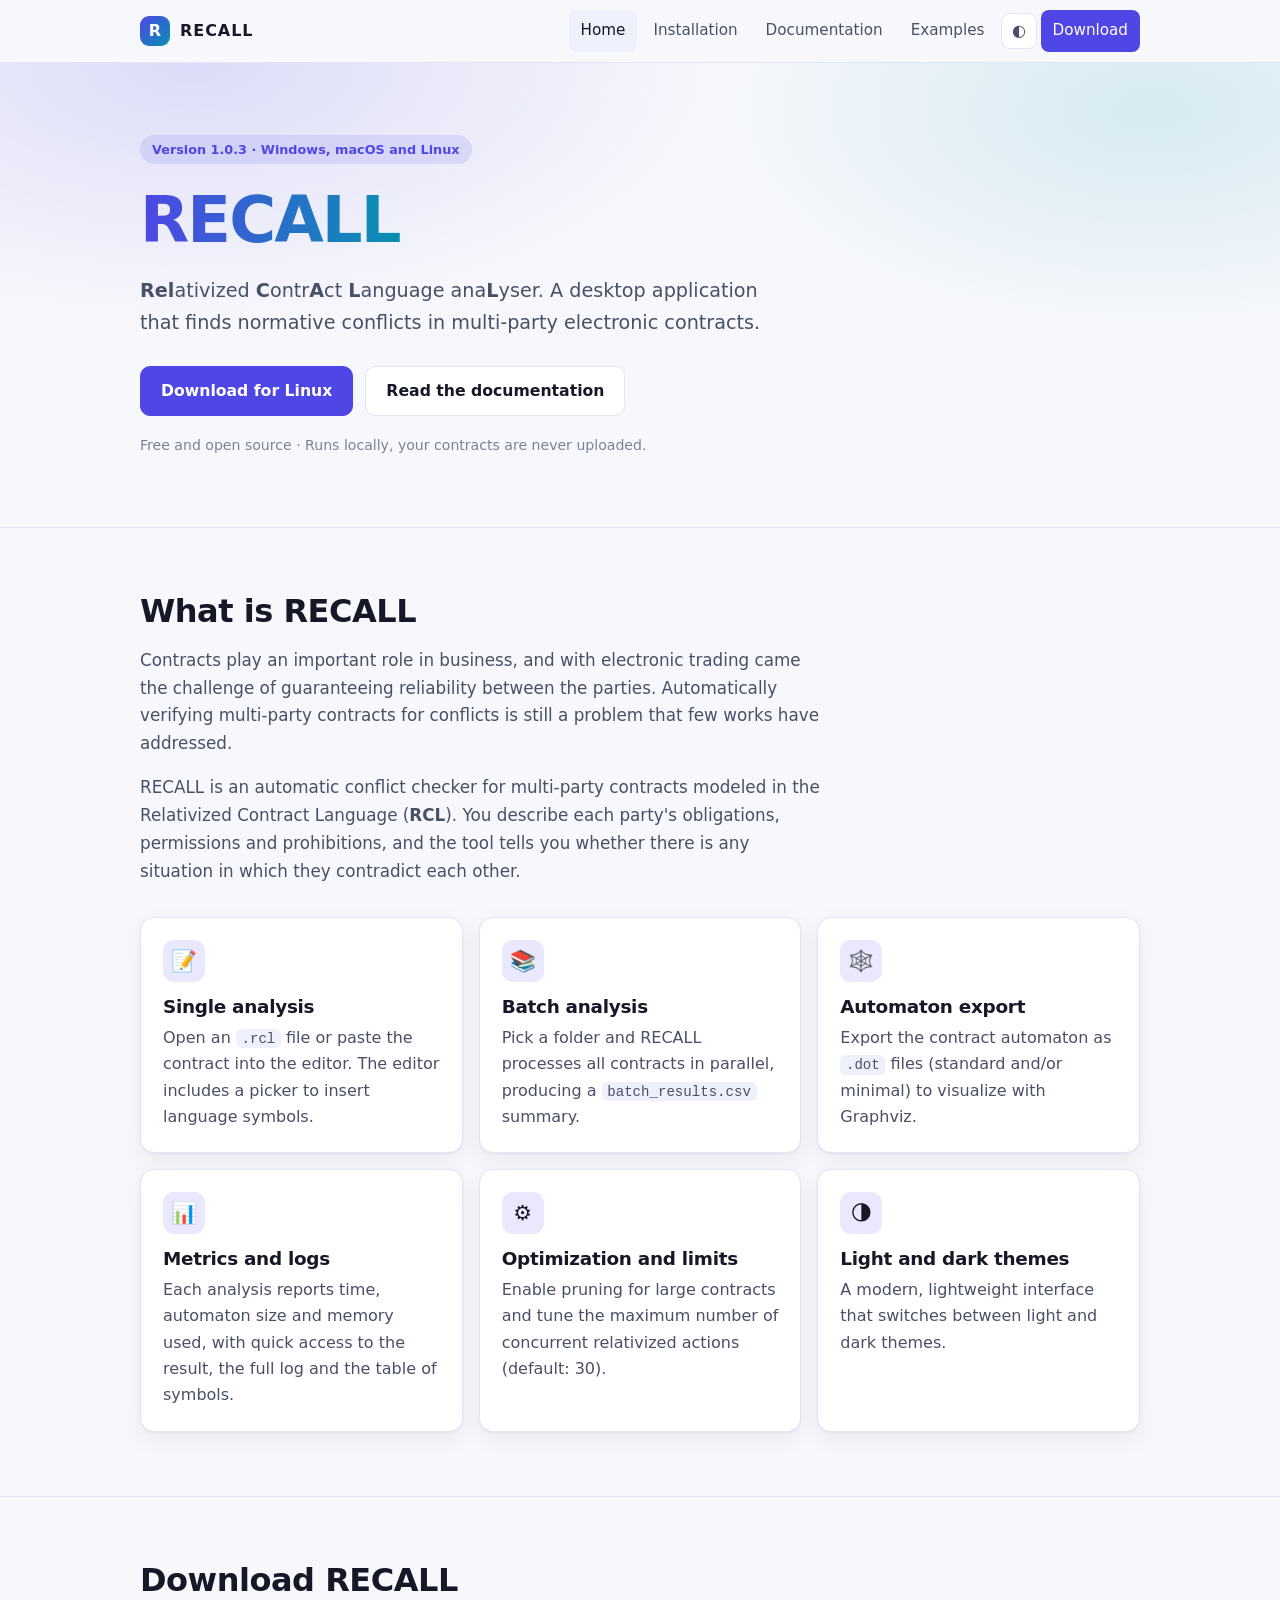
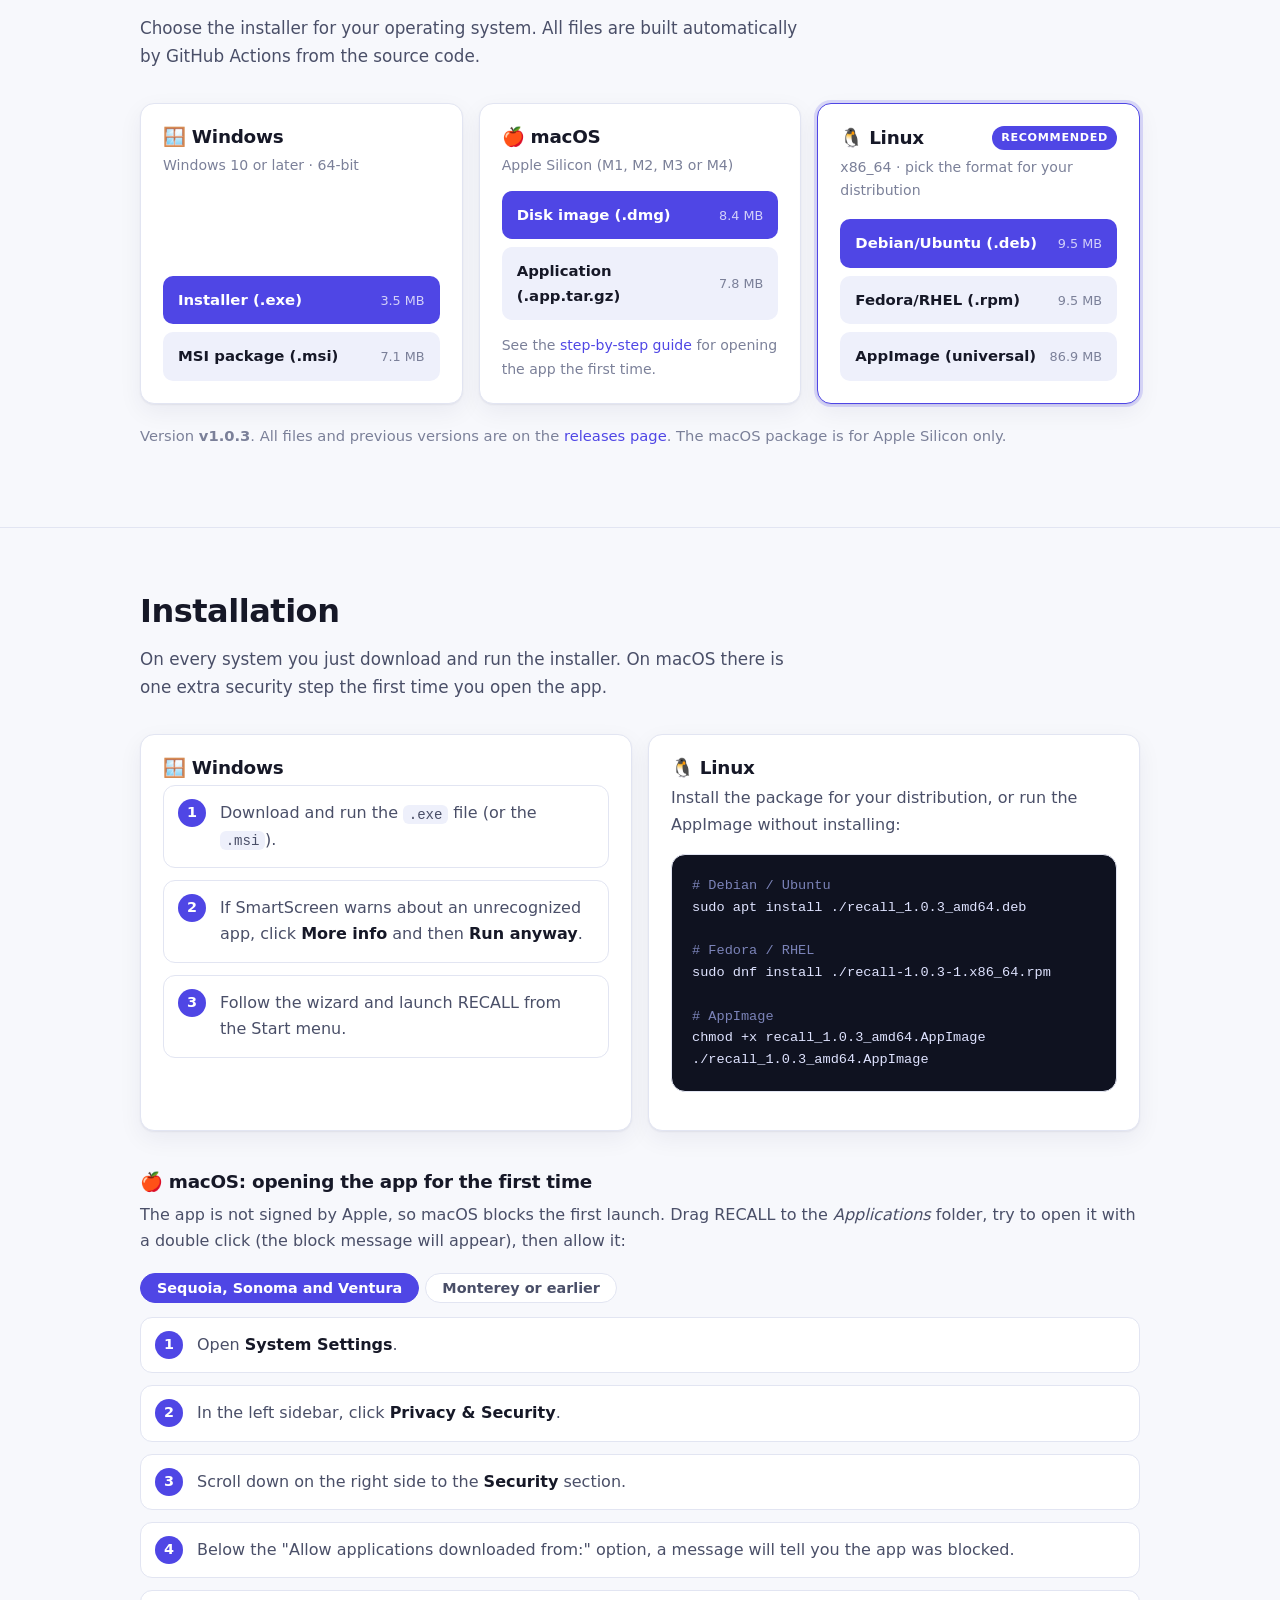
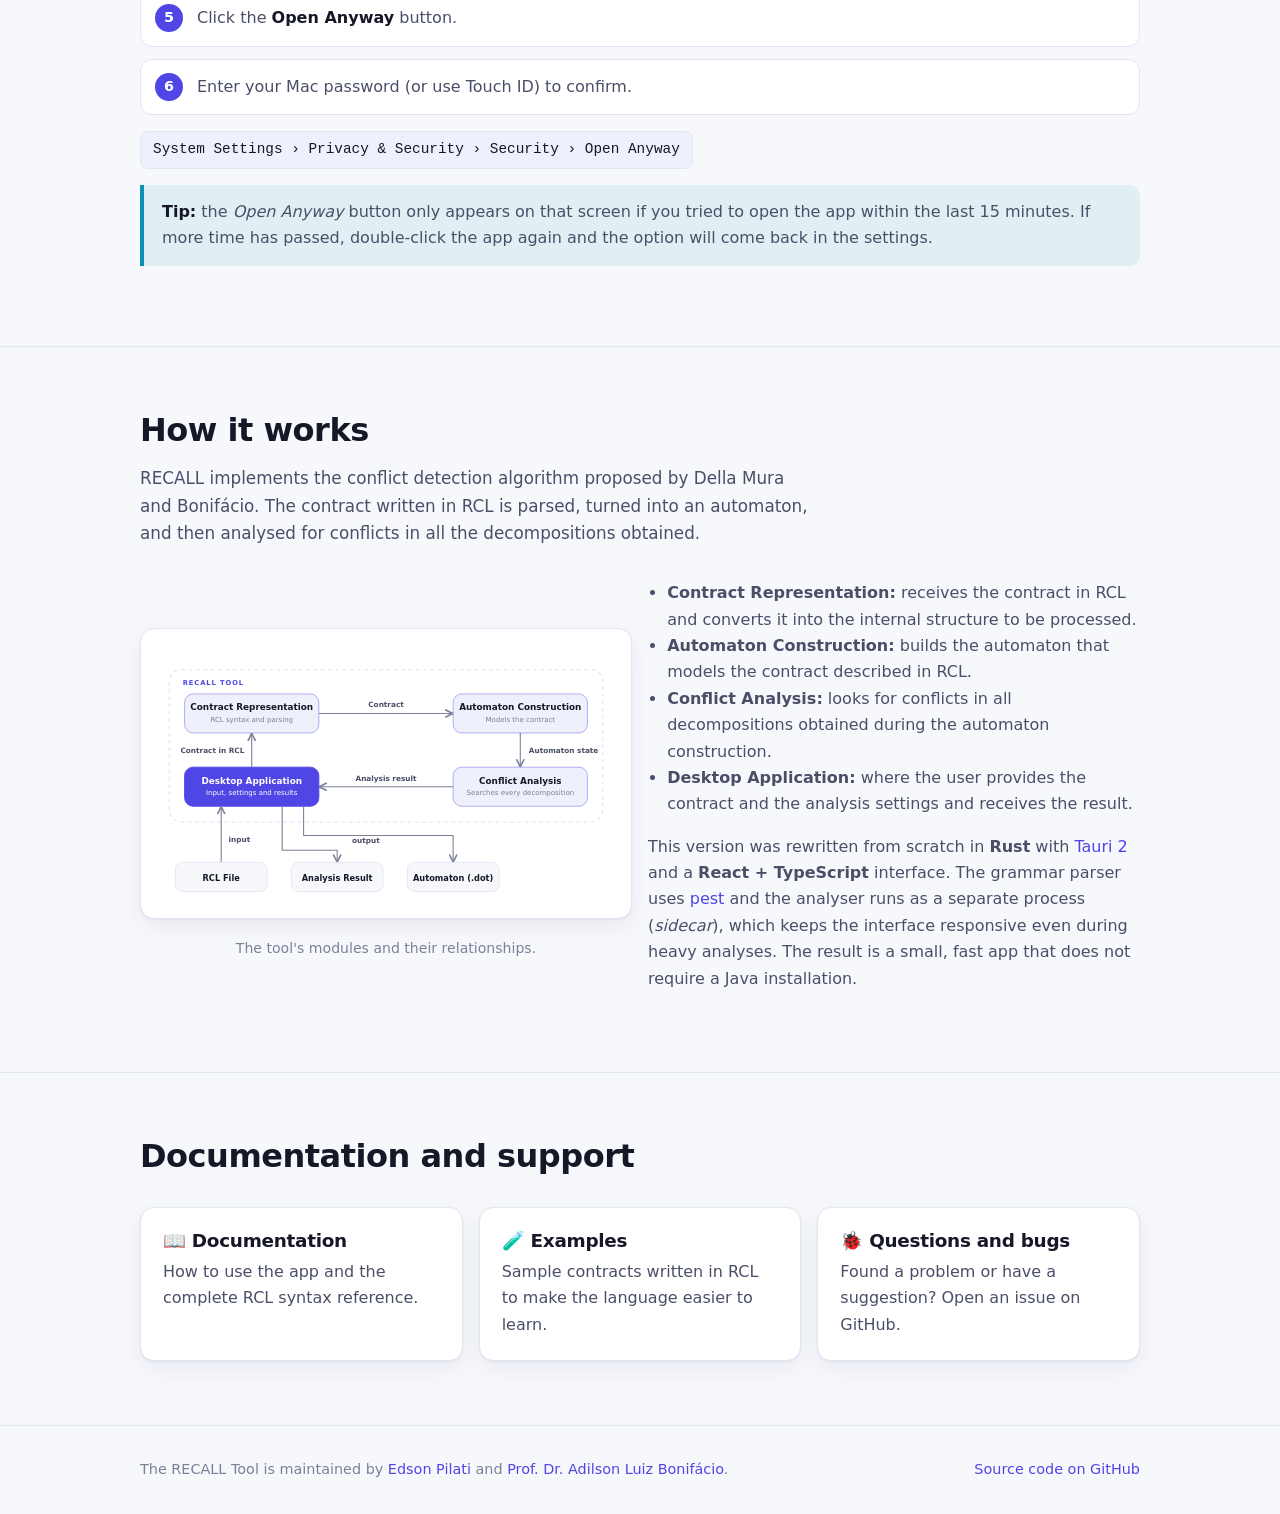
<file: index.html>
<!DOCTYPE html>
<html lang="en">
<head>
  <meta charset="utf-8">
  <meta name="viewport" content="width=device-width, initial-scale=1">
  <meta name="description" content="RECALL: a desktop application that detects conflicts in multi-party electronic contracts written in RCL.">
  <title>RECALL - Contract Language Analyser</title>
  <link rel="stylesheet" href="stylesheets/stylesheet.css">
  <script src="javascripts/main.js" defer></script>
</head>
<body>

  <header class="nav">
    <div class="container">
      <a class="brand" href="index.html"><span class="brand-mark">R</span> RECALL</a>
      <button class="icon-btn menu-btn" aria-label="Open menu" aria-expanded="false">☰</button>
      <nav class="nav-links">
        <a href="index.html" aria-current="page">Home</a>
        <a href="index.html#installation">Installation</a>
        <a href="documentation.html">Documentation</a>
        <a href="examples.html">Examples</a>
        <button class="icon-btn" data-theme-toggle aria-label="Toggle theme">◐</button>
        <a class="nav-cta" href="#download">Download</a>
      </nav>
    </div>
  </header>

  <!-- HERO -->
  <div class="hero">
    <div class="container">
      <span class="eyebrow">Version 1.0.3 · Windows, macOS and Linux</span>
      <h1><span>RECALL</span></h1>
      <p class="lead">
        <strong>Rel</strong>ativized <strong>C</strong>ontr<strong>A</strong>ct <strong>L</strong>anguage ana<strong>L</strong>yser.
        A desktop application that finds normative conflicts in multi-party electronic contracts.
      </p>
      <div class="hero-actions">
        <a id="hero-download" class="btn btn-primary" href="#download">Download RECALL</a>
        <a class="btn" href="documentation.html">Read the documentation</a>
      </div>
      <p class="hero-meta">Free and open source · Runs locally, your contracts are never uploaded.</p>
    </div>
  </div>

  <main>

    <!-- ABOUT -->
    <section id="about">
      <div class="container">
        <div class="section-head">
          <h2>What is RECALL</h2>
          <p>
            Contracts play an important role in business, and with electronic trading came the challenge of
            guaranteeing reliability between the parties. Automatically verifying multi-party contracts for
            conflicts is still a problem that few works have addressed.
          </p>
          <p>
            RECALL is an automatic conflict checker for multi-party contracts modeled in the
            Relativized Contract Language (<strong>RCL</strong>). You describe each party's obligations, permissions
            and prohibitions, and the tool tells you whether there is any situation in which they contradict each other.
          </p>
        </div>

        <div class="grid grid-3">
          <div class="card">
            <div class="emoji">📝</div>
            <h3>Single analysis</h3>
            <p>Open an <code>.rcl</code> file or paste the contract into the editor. The editor includes a picker to insert language symbols.</p>
          </div>
          <div class="card">
            <div class="emoji">📚</div>
            <h3>Batch analysis</h3>
            <p>Pick a folder and RECALL processes all contracts in parallel, producing a <code>batch_results.csv</code> summary.</p>
          </div>
          <div class="card">
            <div class="emoji">🕸️</div>
            <h3>Automaton export</h3>
            <p>Export the contract automaton as <code>.dot</code> files (standard and/or minimal) to visualize with Graphviz.</p>
          </div>
          <div class="card">
            <div class="emoji">📊</div>
            <h3>Metrics and logs</h3>
            <p>Each analysis reports time, automaton size and memory used, with quick access to the result, the full log and the table of symbols.</p>
          </div>
          <div class="card">
            <div class="emoji">⚙️</div>
            <h3>Optimization and limits</h3>
            <p>Enable pruning for large contracts and tune the maximum number of concurrent relativized actions (default: 30).</p>
          </div>
          <div class="card">
            <div class="emoji">🌗</div>
            <h3>Light and dark themes</h3>
            <p>A modern, lightweight interface that switches between light and dark themes.</p>
          </div>
        </div>
      </div>
    </section>

    <!-- DOWNLOAD -->
    <section id="download">
      <div class="container">
        <div class="section-head">
          <h2>Download RECALL</h2>
          <p>Choose the installer for your operating system. All files are built automatically by GitHub Actions from the source code.</p>
        </div>

        <div class="grid grid-3">
          <div class="card os-card" data-os="windows">
            <div class="os-head"><h3>🪟 Windows</h3><span class="badge" hidden>Recommended</span></div>
            <p class="os-sub">Windows 10 or later · 64-bit</p>
            <div class="dl-list">
              <a class="dl primary" href="https://github.com/adilsonbonifacio/recall-tauri/releases/download/v1.0.3/recall_1.0.3_x64-setup.exe">Installer (.exe) <small>3.5 MB</small></a>
              <a class="dl" href="https://github.com/adilsonbonifacio/recall-tauri/releases/download/v1.0.3/recall_1.0.3_x64_en-US.msi">MSI package (.msi) <small>7.1 MB</small></a>
            </div>
          </div>

          <div class="card os-card" data-os="mac">
            <div class="os-head"><h3>🍎 macOS</h3><span class="badge" hidden>Recommended</span></div>
            <p class="os-sub">Apple Silicon (M1, M2, M3 or M4)</p>
            <div class="dl-list">
              <a class="dl primary" href="https://github.com/adilsonbonifacio/recall-tauri/releases/download/v1.0.3/recall_1.0.3_aarch64.dmg">Disk image (.dmg) <small>8.4 MB</small></a>
              <a class="dl" href="https://github.com/adilsonbonifacio/recall-tauri/releases/download/v1.0.3/recall_aarch64.app.tar.gz">Application (.app.tar.gz) <small>7.8 MB</small></a>
            </div>
            <p class="os-sub" style="margin:8px 0 0">See the <a href="#installation">step-by-step guide</a> for opening the app the first time.</p>
          </div>

          <div class="card os-card" data-os="linux">
            <div class="os-head"><h3>🐧 Linux</h3><span class="badge" hidden>Recommended</span></div>
            <p class="os-sub">x86_64 · pick the format for your distribution</p>
            <div class="dl-list">
              <a class="dl primary" href="https://github.com/adilsonbonifacio/recall-tauri/releases/download/v1.0.3/recall_1.0.3_amd64.deb">Debian/Ubuntu (.deb) <small>9.5 MB</small></a>
              <a class="dl" href="https://github.com/adilsonbonifacio/recall-tauri/releases/download/v1.0.3/recall-1.0.3-1.x86_64.rpm">Fedora/RHEL (.rpm) <small>9.5 MB</small></a>
              <a class="dl" href="https://github.com/adilsonbonifacio/recall-tauri/releases/download/v1.0.3/recall_1.0.3_amd64.AppImage">AppImage (universal) <small>86.9 MB</small></a>
            </div>
          </div>
        </div>

        <p class="release-note">
          Version <strong>v1.0.3</strong>. All files and previous versions are on the
          <a href="https://github.com/adilsonbonifacio/recall-tauri/releases/tag/v1.0.3" target="_blank" rel="noopener">releases page</a>.
          The macOS package is for Apple Silicon only.
        </p>
      </div>
    </section>

    <!-- INSTALLATION -->
    <section id="installation">
      <div class="container">
        <div class="section-head">
          <h2>Installation</h2>
          <p>On every system you just download and run the installer. On macOS there is one extra security step the first time you open the app.</p>
        </div>

        <div class="grid grid-2">
          <div class="card">
            <h3>🪟 Windows</h3>
            <ol class="steps">
              <li>Download and run the <code>.exe</code> file (or the <code>.msi</code>).</li>
              <li>If SmartScreen warns about an unrecognized app, click <strong>More info</strong> and then <strong>Run anyway</strong>.</li>
              <li>Follow the wizard and launch RECALL from the Start menu.</li>
            </ol>
          </div>
          <div class="card">
            <h3>🐧 Linux</h3>
            <p>Install the package for your distribution, or run the AppImage without installing:</p>
            <pre class="code" style="margin-top:0"><span class="c"># Debian / Ubuntu</span>
sudo apt install ./recall_1.0.3_amd64.deb

<span class="c"># Fedora / RHEL</span>
sudo dnf install ./recall-1.0.3-1.x86_64.rpm

<span class="c"># AppImage</span>
chmod +x recall_1.0.3_amd64.AppImage
./recall_1.0.3_amd64.AppImage</pre>
          </div>
        </div>

        <h3 style="margin-top:40px">🍎 macOS: opening the app for the first time</h3>
        <p>
          The app is not signed by Apple, so macOS blocks the first launch.
          Drag RECALL to the <em>Applications</em> folder, try to open it with a double click
          (the block message will appear), then allow it:
        </p>

        <div data-tabs>
          <div class="tabs" role="tablist">
            <button class="tab" role="tab" aria-selected="true" aria-controls="mac-new">Sequoia, Sonoma and Ventura</button>
            <button class="tab" role="tab" aria-selected="false" aria-controls="mac-old">Monterey or earlier</button>
          </div>

          <div class="tab-panel" id="mac-new" role="tabpanel">
            <ol class="steps">
              <li>Open <strong>System Settings</strong>.</li>
              <li>In the left sidebar, click <strong>Privacy &amp; Security</strong>.</li>
              <li>Scroll down on the right side to the <strong>Security</strong> section.</li>
              <li>Below the "Allow applications downloaded from:" option, a message will tell you the app was blocked.</li>
              <li>Click the <strong>Open Anyway</strong> button.</li>
              <li>Enter your Mac password (or use Touch ID) to confirm.</li>
            </ol>
            <span class="path">System Settings › Privacy &amp; Security › Security › Open Anyway</span>
          </div>

          <div class="tab-panel" id="mac-old" role="tabpanel" hidden>
            <p>On older versions of macOS the layout is slightly different:</p>
            <span class="path">System Preferences › Security &amp; Privacy › "General" tab › Open Anyway</span>
          </div>
        </div>

        <div class="callout">
          <p>
            <strong>Tip:</strong> the <em>Open Anyway</em> button only appears on that screen if you tried to open the app
            within the last 15 minutes. If more time has passed, double-click the app again and the option will come back
            in the settings.
          </p>
        </div>
      </div>
    </section>

    <!-- HOW IT WORKS -->
    <section id="technology">
      <div class="container">
        <div class="section-head">
          <h2>How it works</h2>
          <p>
            RECALL implements the conflict detection algorithm proposed by Della Mura and Bonifácio.
            The contract written in RCL is parsed, turned into an automaton, and then analysed for conflicts
            in all the decompositions obtained.
          </p>
        </div>

        <div class="grid grid-2" style="align-items:center">
          <figure>
            <svg class="diagram" viewBox="0 0 770 440" role="img" aria-labelledby="diagram-title" xmlns="http://www.w3.org/2000/svg">
  <title id="diagram-title">Diagram of RECALL modules: Contract Representation, Automaton Construction, Conflict Analysis and Desktop Application</title>
  <defs>
    <marker id="arr" viewBox="0 0 10 10" refX="8" refY="5" markerWidth="8" markerHeight="8" orient="auto-start-reverse">
      <path d="M1 1 L9 5 L1 9" fill="none" stroke="var(--ink-3)" stroke-width="1.8" stroke-linecap="round" stroke-linejoin="round"/>
    </marker>
  </defs>

  <!-- tool boundary -->
  <rect x="30" y="50" width="710" height="250" rx="20" fill="none" stroke="var(--line)" stroke-width="2" stroke-dasharray="6 6"/>
  <text x="52" y="76" class="d-tag">RECALL TOOL</text>

  <!-- flows inside the tool -->
  <g class="d-flow" marker-end="url(#arr)">
    <path d="M275 122 H493"/>
    <path d="M605 154 V208"/>
    <path d="M495 242 H277"/>
    <path d="M165 210 V156"/>
  </g>
  <text x="385" y="112" class="d-label" text-anchor="middle">Contract</text>
  <text x="619" y="186" class="d-label">Automaton state</text>
  <text x="385" y="232" class="d-label" text-anchor="middle">Analysis result</text>
  <text x="153" y="186" class="d-label" text-anchor="end">Contract in RCL</text>

  <!-- modules -->
  <g>
    <rect x="55" y="90" width="220" height="64" rx="14" class="d-box"/>
    <text x="165" y="117" class="d-title" text-anchor="middle">Contract Representation</text>
    <text x="165" y="136" class="d-sub" text-anchor="middle">RCL syntax and parsing</text>

    <rect x="495" y="90" width="220" height="64" rx="14" class="d-box"/>
    <text x="605" y="117" class="d-title" text-anchor="middle">Automaton Construction</text>
    <text x="605" y="136" class="d-sub" text-anchor="middle">Models the contract</text>

    <rect x="495" y="210" width="220" height="64" rx="14" class="d-box"/>
    <text x="605" y="237" class="d-title" text-anchor="middle">Conflict Analysis</text>
    <text x="605" y="256" class="d-sub" text-anchor="middle">Searches every decomposition</text>

    <rect x="55" y="210" width="220" height="64" rx="14" class="d-box d-main"/>
    <text x="165" y="237" class="d-title d-on-main" text-anchor="middle">Desktop Application</text>
    <text x="165" y="256" class="d-sub d-on-main" text-anchor="middle">Input, settings and results</text>
  </g>

  <!-- input / outputs -->
  <g class="d-flow" marker-end="url(#arr)">
    <path d="M115 366 V276"/>
    <path d="M215 274 V346 H305 V364"/>
    <path d="M250 274 V322 H495 V364"/>
  </g>
  <text x="127" y="332" class="d-label">input</text>
  <text x="352" y="338" class="d-label" text-anchor="middle" dy="-4">output</text>

  <g>
    <rect x="40" y="366" width="150" height="48" rx="12" class="d-file"/>
    <text x="115" y="396" class="d-file-t" text-anchor="middle">RCL File</text>
    <rect x="230" y="366" width="150" height="48" rx="12" class="d-file"/>
    <text x="305" y="396" class="d-file-t" text-anchor="middle">Analysis Result</text>
    <rect x="420" y="366" width="150" height="48" rx="12" class="d-file"/>
    <text x="495" y="396" class="d-file-t" text-anchor="middle">Automaton (.dot)</text>
  </g>
</svg>
            <figcaption>The tool's modules and their relationships.</figcaption>
          </figure>
          <div>
            <ul style="color:var(--ink-2); padding-left:1.2em; margin-top:0">
              <li><strong>Contract Representation:</strong> receives the contract in RCL and converts it into the internal structure to be processed.</li>
              <li><strong>Automaton Construction:</strong> builds the automaton that models the contract described in RCL.</li>
              <li><strong>Conflict Analysis:</strong> looks for conflicts in all decompositions obtained during the automaton construction.</li>
              <li><strong>Desktop Application:</strong> where the user provides the contract and the analysis settings and receives the result.</li>
            </ul>
            <p style="margin-top:1em">
              This version was rewritten from scratch in <strong>Rust</strong> with <a href="https://tauri.app" target="_blank" rel="noopener">Tauri 2</a>
              and a <strong>React + TypeScript</strong> interface. The grammar parser uses
              <a href="https://docs.rs/pest/latest/pest/" target="_blank" rel="noopener">pest</a> and the analyser runs as a separate process (<em>sidecar</em>),
              which keeps the interface responsive even during heavy analyses. The result is a small, fast app that
              does not require a Java installation.
            </p>
          </div>
        </div>
      </div>
    </section>

    <!-- SUPPORT -->
    <section id="support">
      <div class="container">
        <div class="section-head">
          <h2>Documentation and support</h2>
        </div>
        <div class="grid grid-3">
          <a class="card" href="documentation.html" style="color:inherit">
            <h3>📖 Documentation</h3>
            <p>How to use the app and the complete RCL syntax reference.</p>
          </a>
          <a class="card" href="examples.html" style="color:inherit">
            <h3>🧪 Examples</h3>
            <p>Sample contracts written in RCL to make the language easier to learn.</p>
          </a>
          <a class="card" href="https://github.com/adilsonbonifacio/recall-tauri/issues" target="_blank" rel="noopener" style="color:inherit">
            <h3>🐞 Questions and bugs</h3>
            <p>Found a problem or have a suggestion? Open an issue on GitHub.</p>
          </a>
        </div>
      </div>
    </section>
  </main>

  <footer>
    <div class="container">
      <p>The RECALL Tool is maintained by <a href="https://github.com/adilsonbonifacio/">Edson Pilati</a> and <a href="mailto:adilsonbonifacio@gmail.com">Prof. Dr. Adilson Luiz Bonifácio</a>.</p>
      <p><a href="https://github.com/adilsonbonifacio/recall-tauri" target="_blank" rel="noopener">Source code on GitHub</a></p>
    </div>
  </footer>

</body>
</html>
</file>
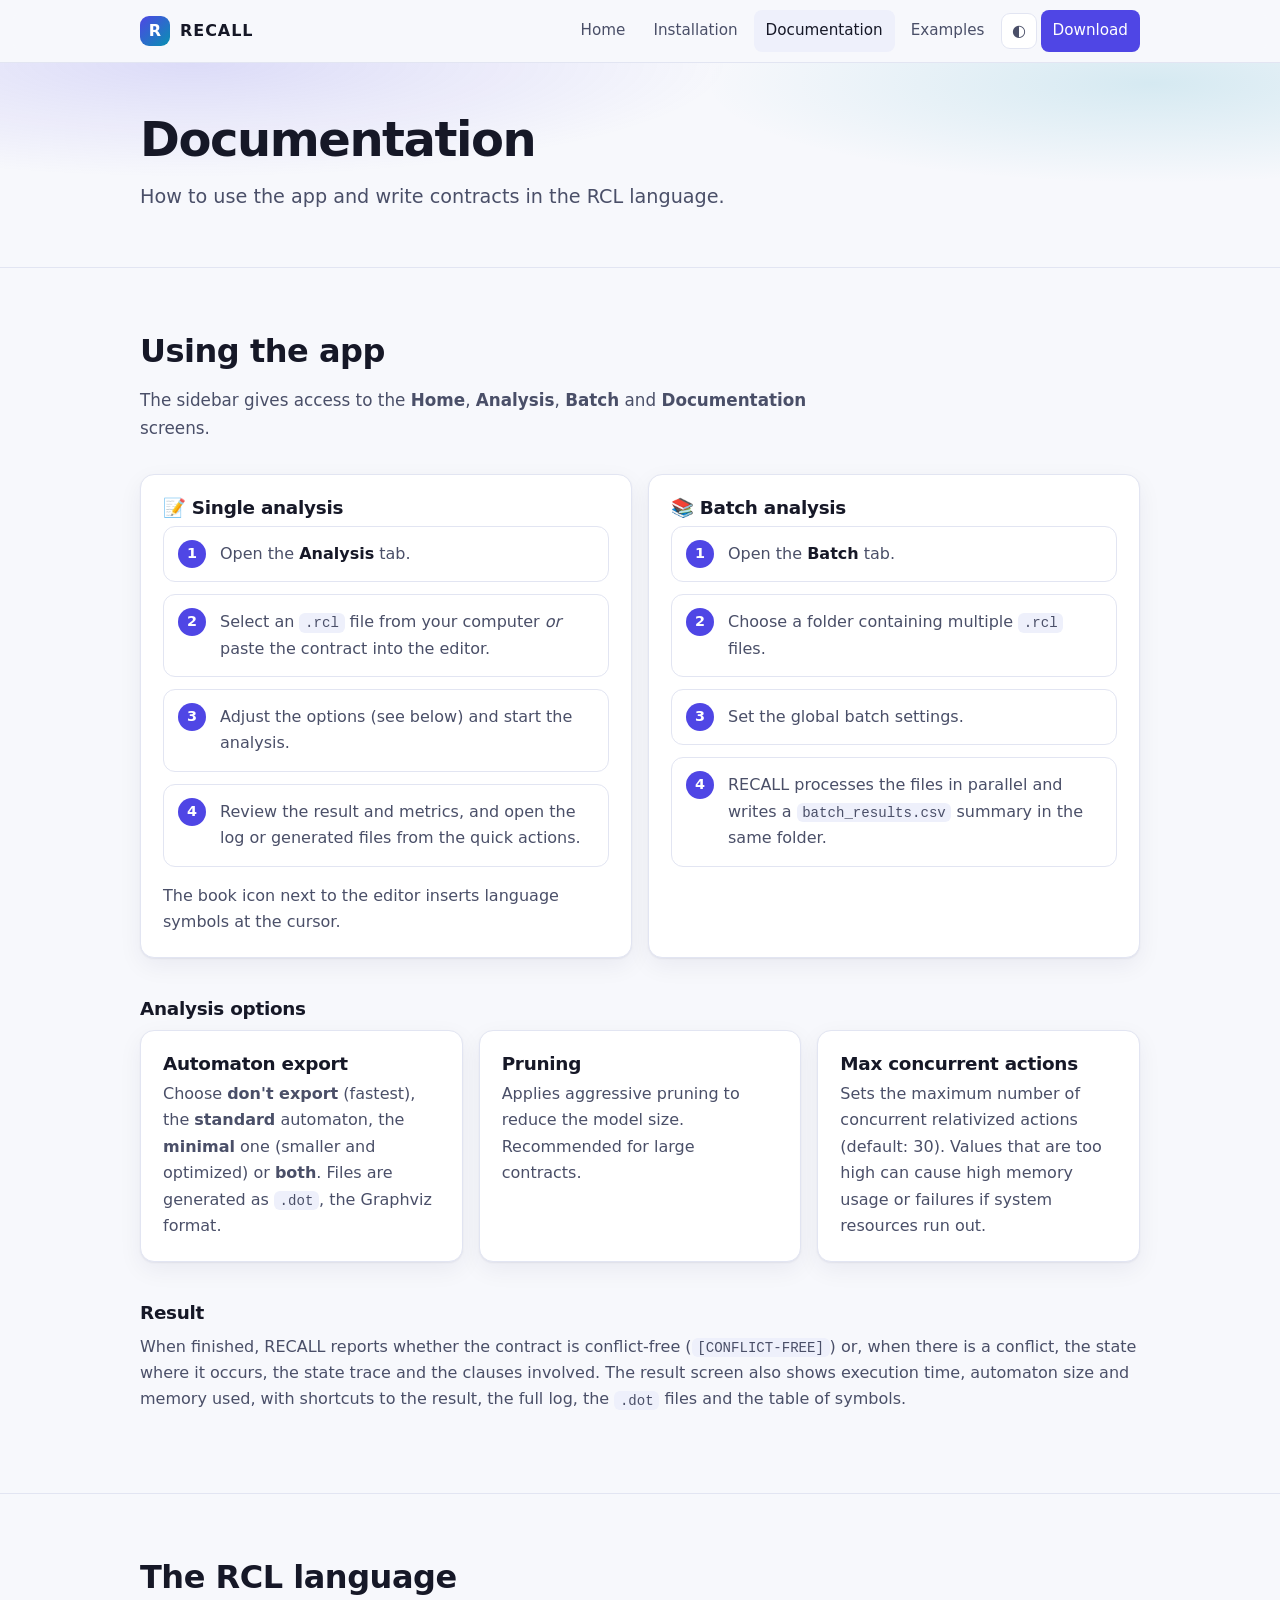
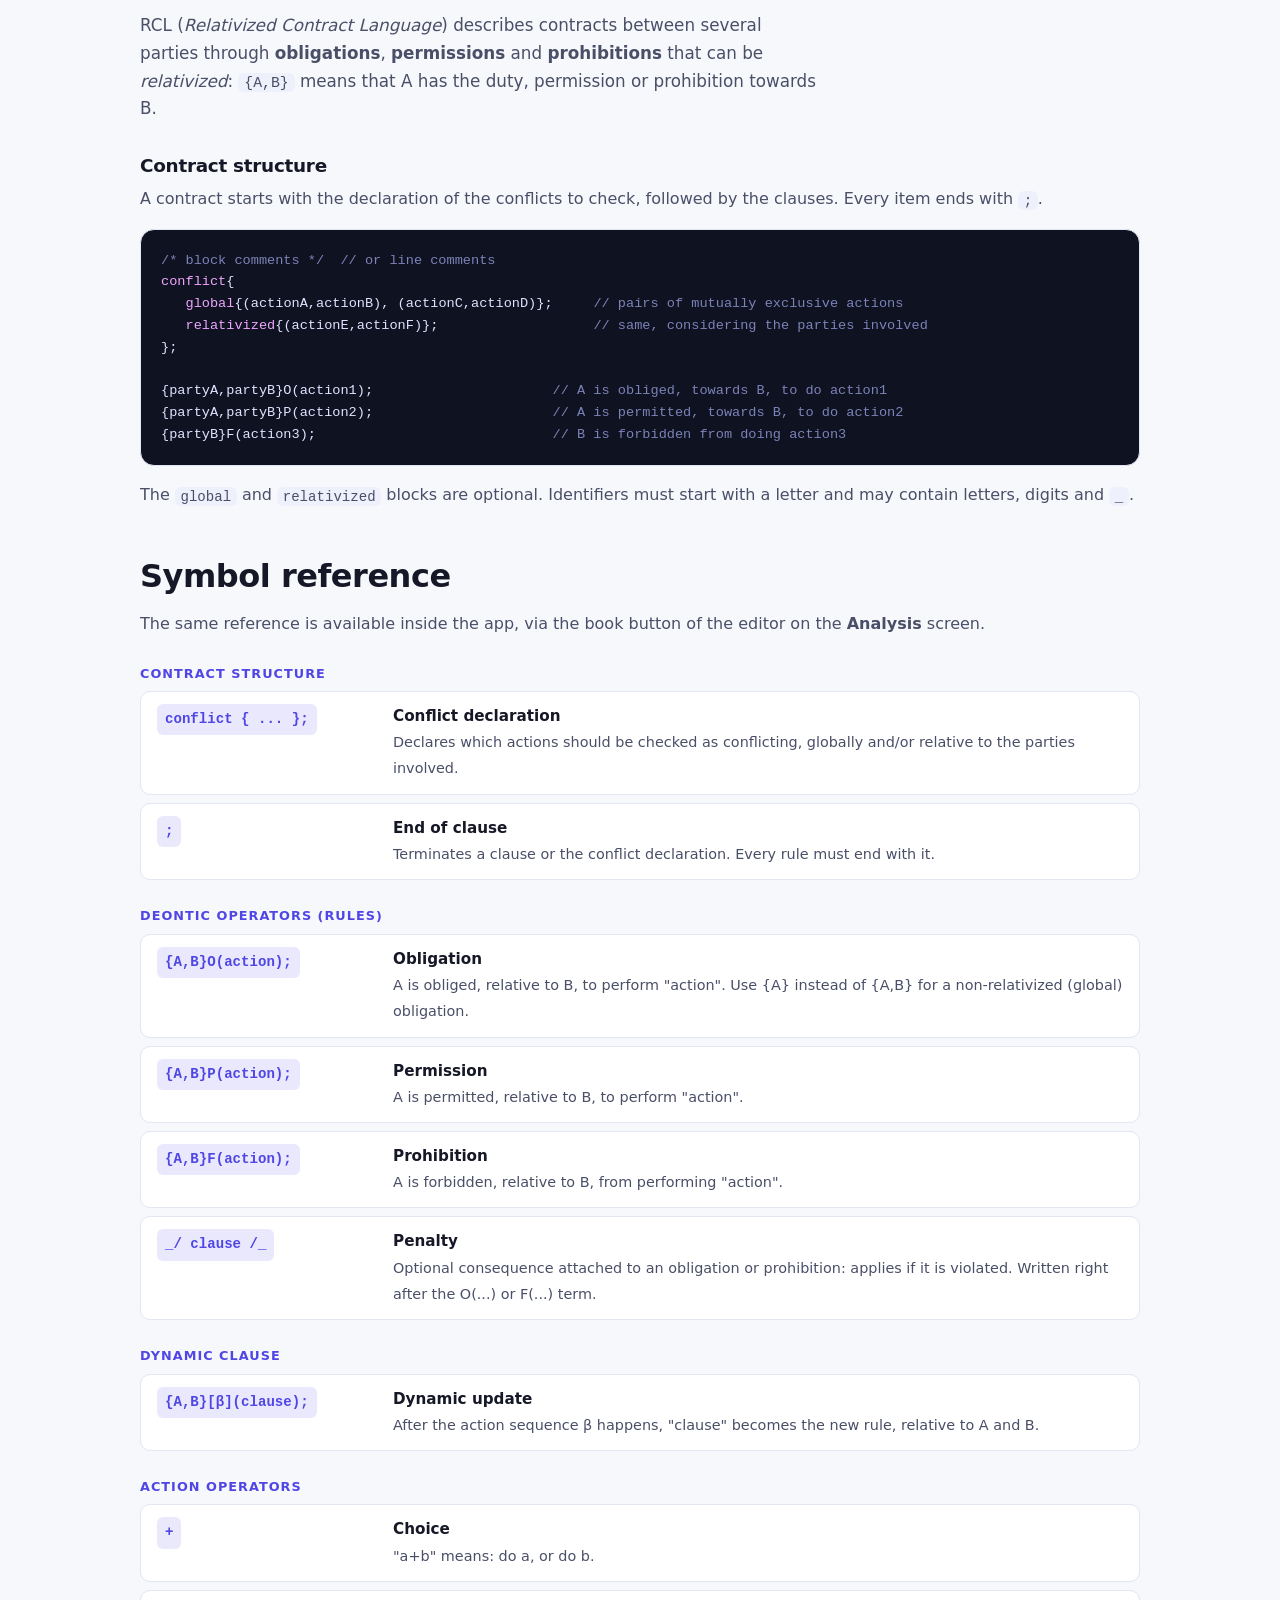
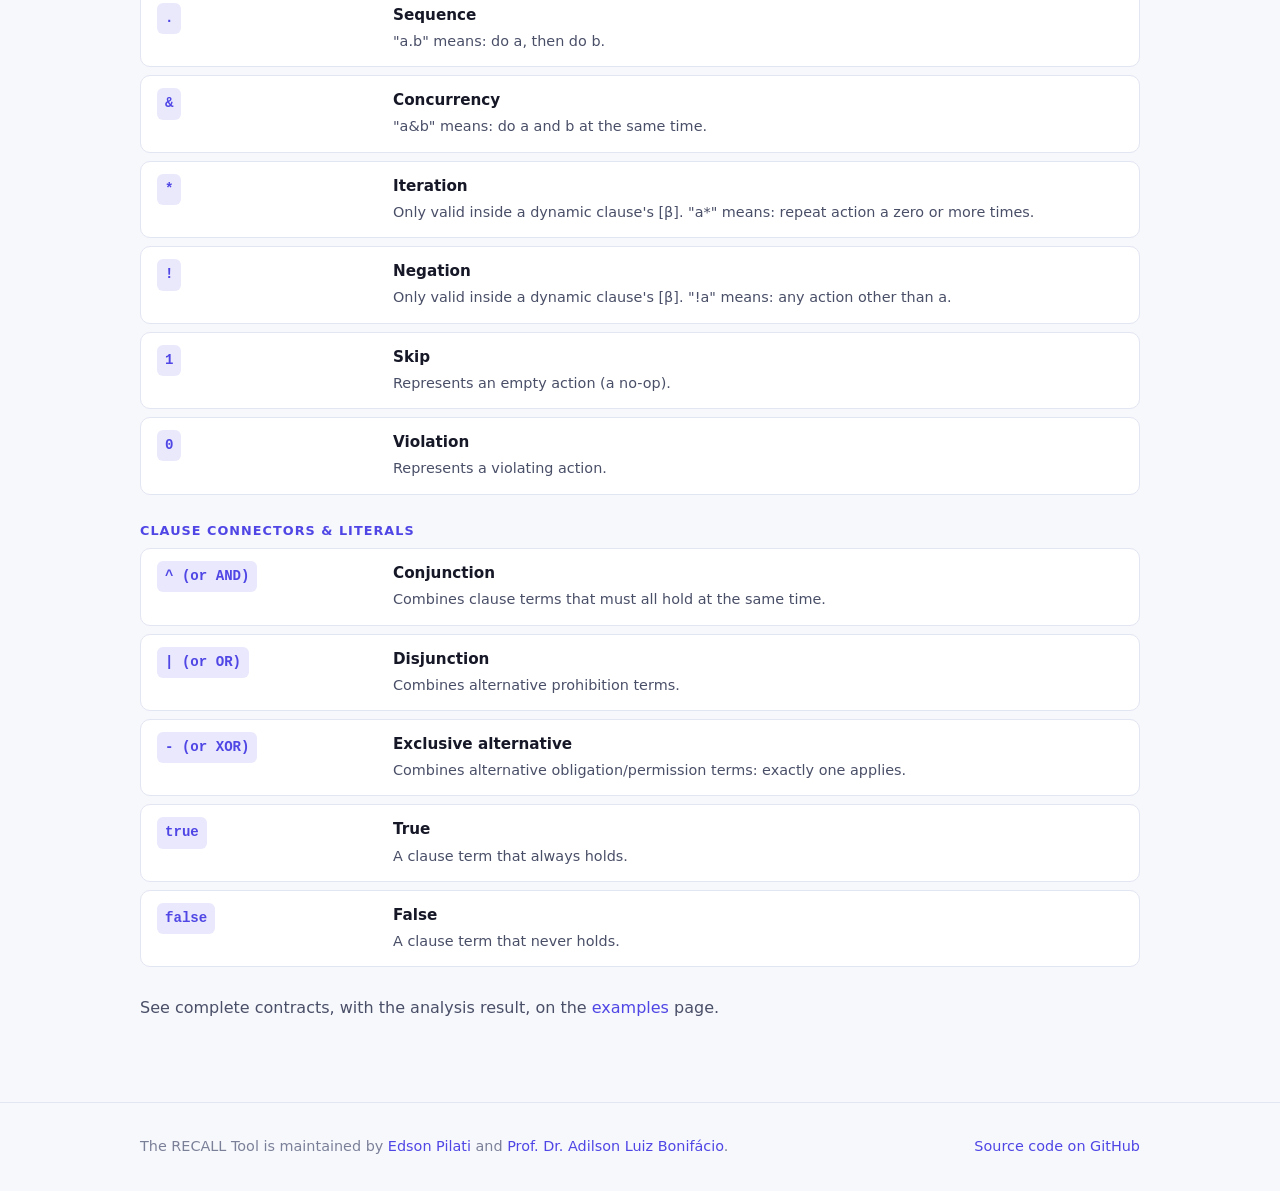
<file: documentation.html>
<!DOCTYPE html>
<html lang="en">
<head>
  <meta charset="utf-8">
  <meta name="viewport" content="width=device-width, initial-scale=1">
  <meta name="description" content="RECALL documentation: how to use the app and the RCL language reference.">
  <title>Documentation - RECALL</title>
  <link rel="stylesheet" href="stylesheets/stylesheet.css">
  <script src="javascripts/main.js" defer></script>
</head>
<body>

  <header class="nav">
    <div class="container">
      <a class="brand" href="index.html"><span class="brand-mark">R</span> RECALL</a>
      <button class="icon-btn menu-btn" aria-label="Open menu" aria-expanded="false">☰</button>
      <nav class="nav-links">
        <a href="index.html">Home</a>
        <a href="index.html#installation">Installation</a>
        <a href="documentation.html" aria-current="page">Documentation</a>
        <a href="examples.html">Examples</a>
        <button class="icon-btn" data-theme-toggle aria-label="Toggle theme">◐</button>
        <a class="nav-cta" href="index.html#download">Download</a>
      </nav>
    </div>
  </header>

  <div class="hero" style="padding:48px 0 36px">
    <div class="container">
      <h1 style="font-size:clamp(2rem,5vw,3rem)">Documentation</h1>
      <p class="lead">How to use the app and write contracts in the RCL language.</p>
    </div>
  </div>

  <main>

    <section id="usage">
      <div class="container">
        <div class="section-head">
          <h2>Using the app</h2>
          <p>The sidebar gives access to the <strong>Home</strong>, <strong>Analysis</strong>, <strong>Batch</strong> and <strong>Documentation</strong> screens.</p>
        </div>

        <div class="grid grid-2">
          <div class="card">
            <h3>📝 Single analysis</h3>
            <ol class="steps">
              <li>Open the <strong>Analysis</strong> tab.</li>
              <li>Select an <code>.rcl</code> file from your computer <em>or</em> paste the contract into the editor.</li>
              <li>Adjust the options (see below) and start the analysis.</li>
              <li>Review the result and metrics, and open the log or generated files from the quick actions.</li>
            </ol>
            <p>The book icon next to the editor inserts language symbols at the cursor.</p>
          </div>
          <div class="card">
            <h3>📚 Batch analysis</h3>
            <ol class="steps">
              <li>Open the <strong>Batch</strong> tab.</li>
              <li>Choose a folder containing multiple <code>.rcl</code> files.</li>
              <li>Set the global batch settings.</li>
              <li>RECALL processes the files in parallel and writes a <code>batch_results.csv</code> summary in the same folder.</li>
            </ol>
          </div>
        </div>

        <h3 style="margin-top:40px">Analysis options</h3>
        <div class="grid grid-3">
          <div class="card">
            <h3>Automaton export</h3>
            <p>Choose <strong>don't export</strong> (fastest), the <strong>standard</strong> automaton, the <strong>minimal</strong> one (smaller and optimized) or <strong>both</strong>. Files are generated as <code>.dot</code>, the Graphviz format.</p>
          </div>
          <div class="card">
            <h3>Pruning</h3>
            <p>Applies aggressive pruning to reduce the model size. Recommended for large contracts.</p>
          </div>
          <div class="card">
            <h3>Max concurrent actions</h3>
            <p>Sets the maximum number of concurrent relativized actions (default: 30). Values that are too high can cause high memory usage or failures if system resources run out.</p>
          </div>
        </div>

        <h3 style="margin-top:40px">Result</h3>
        <p>When finished, RECALL reports whether the contract is conflict-free (<code>[CONFLICT-FREE]</code>) or, when there is a conflict, the state where it occurs, the state trace and the clauses involved. The result screen also shows execution time, automaton size and memory used, with shortcuts to the result, the full log, the <code>.dot</code> files and the table of symbols.</p>
      </div>
    </section>

    <section id="rcl">
      <div class="container">
        <div class="section-head">
          <h2>The RCL language</h2>
          <p>
            RCL (<em>Relativized Contract Language</em>) describes contracts between several parties through
            <strong>obligations</strong>, <strong>permissions</strong> and <strong>prohibitions</strong> that can be
            <em>relativized</em>: <code>{A,B}</code> means that A has the duty, permission or prohibition towards B.
          </p>
        </div>

        <h3>Contract structure</h3>
        <p>A contract starts with the declaration of the conflicts to check, followed by the clauses. Every item ends with <code>;</code>.</p>
<pre class="code"><span class="c">/* block comments */  // or line comments</span>
<span class="k">conflict</span>{
   <span class="k">global</span>{(actionA,actionB), (actionC,actionD)};     <span class="c">// pairs of mutually exclusive actions</span>
   <span class="k">relativized</span>{(actionE,actionF)};                   <span class="c">// same, considering the parties involved</span>
};

{partyA,partyB}O(action1);                      <span class="c">// A is obliged, towards B, to do action1</span>
{partyA,partyB}P(action2);                      <span class="c">// A is permitted, towards B, to do action2</span>
{partyB}F(action3);                             <span class="c">// B is forbidden from doing action3</span></pre>
        <p>The <code>global</code> and <code>relativized</code> blocks are optional. Identifiers must start with a letter and may contain letters, digits and <code>_</code>.</p>

        <h2 style="margin-top:48px">Symbol reference</h2>
        <p>The same reference is available inside the app, via the book button of the editor on the <strong>Analysis</strong> screen.</p>

        <div class="gram-group">
          <h3>Contract Structure</h3>
          <div class="gram-item"><code>conflict { ... };</code><div><strong>Conflict declaration</strong><span>Declares which actions should be checked as conflicting, globally and/or relative to the parties involved.</span></div></div>
          <div class="gram-item"><code>;</code><div><strong>End of clause</strong><span>Terminates a clause or the conflict declaration. Every rule must end with it.</span></div></div>
        </div>

        <div class="gram-group">
          <h3>Deontic Operators (Rules)</h3>
          <div class="gram-item"><code>{A,B}O(action);</code><div><strong>Obligation</strong><span>A is obliged, relative to B, to perform "action". Use {A} instead of {A,B} for a non-relativized (global) obligation.</span></div></div>
          <div class="gram-item"><code>{A,B}P(action);</code><div><strong>Permission</strong><span>A is permitted, relative to B, to perform "action".</span></div></div>
          <div class="gram-item"><code>{A,B}F(action);</code><div><strong>Prohibition</strong><span>A is forbidden, relative to B, from performing "action".</span></div></div>
          <div class="gram-item"><code>_/ clause /_</code><div><strong>Penalty</strong><span>Optional consequence attached to an obligation or prohibition: applies if it is violated. Written right after the O(...) or F(...) term.</span></div></div>
        </div>

        <div class="gram-group">
          <h3>Dynamic Clause</h3>
          <div class="gram-item"><code>{A,B}[β](clause);</code><div><strong>Dynamic update</strong><span>After the action sequence β happens, "clause" becomes the new rule, relative to A and B.</span></div></div>
        </div>

        <div class="gram-group">
          <h3>Action Operators</h3>
          <div class="gram-item"><code>+</code><div><strong>Choice</strong><span>"a+b" means: do a, or do b.</span></div></div>
          <div class="gram-item"><code>.</code><div><strong>Sequence</strong><span>"a.b" means: do a, then do b.</span></div></div>
          <div class="gram-item"><code>&amp;</code><div><strong>Concurrency</strong><span>"a&amp;b" means: do a and b at the same time.</span></div></div>
          <div class="gram-item"><code>*</code><div><strong>Iteration</strong><span>Only valid inside a dynamic clause's [β]. "a*" means: repeat action a zero or more times.</span></div></div>
          <div class="gram-item"><code>!</code><div><strong>Negation</strong><span>Only valid inside a dynamic clause's [β]. "!a" means: any action other than a.</span></div></div>
          <div class="gram-item"><code>1</code><div><strong>Skip</strong><span>Represents an empty action (a no-op).</span></div></div>
          <div class="gram-item"><code>0</code><div><strong>Violation</strong><span>Represents a violating action.</span></div></div>
        </div>

        <div class="gram-group">
          <h3>Clause Connectors &amp; Literals</h3>
          <div class="gram-item"><code>^  (or AND)</code><div><strong>Conjunction</strong><span>Combines clause terms that must all hold at the same time.</span></div></div>
          <div class="gram-item"><code>|  (or OR)</code><div><strong>Disjunction</strong><span>Combines alternative prohibition terms.</span></div></div>
          <div class="gram-item"><code>-  (or XOR)</code><div><strong>Exclusive alternative</strong><span>Combines alternative obligation/permission terms: exactly one applies.</span></div></div>
          <div class="gram-item"><code>true</code><div><strong>True</strong><span>A clause term that always holds.</span></div></div>
          <div class="gram-item"><code>false</code><div><strong>False</strong><span>A clause term that never holds.</span></div></div>
        </div>

        <p style="margin-top:28px">See complete contracts, with the analysis result, on the <a href="examples.html">examples</a> page.</p>
      </div>
    </section>
  </main>

  <footer>
    <div class="container">
      <p>The RECALL Tool is maintained by <a href="https://github.com/adilsonbonifacio/">Edson Pilati</a> and <a href="mailto:adilsonbonifacio@gmail.com">Prof. Dr. Adilson Luiz Bonifácio</a>.</p>
      <p><a href="https://github.com/adilsonbonifacio/recall-tauri" target="_blank" rel="noopener">Source code on GitHub</a></p>
    </div>
  </footer>

</body>
</html>
</file>
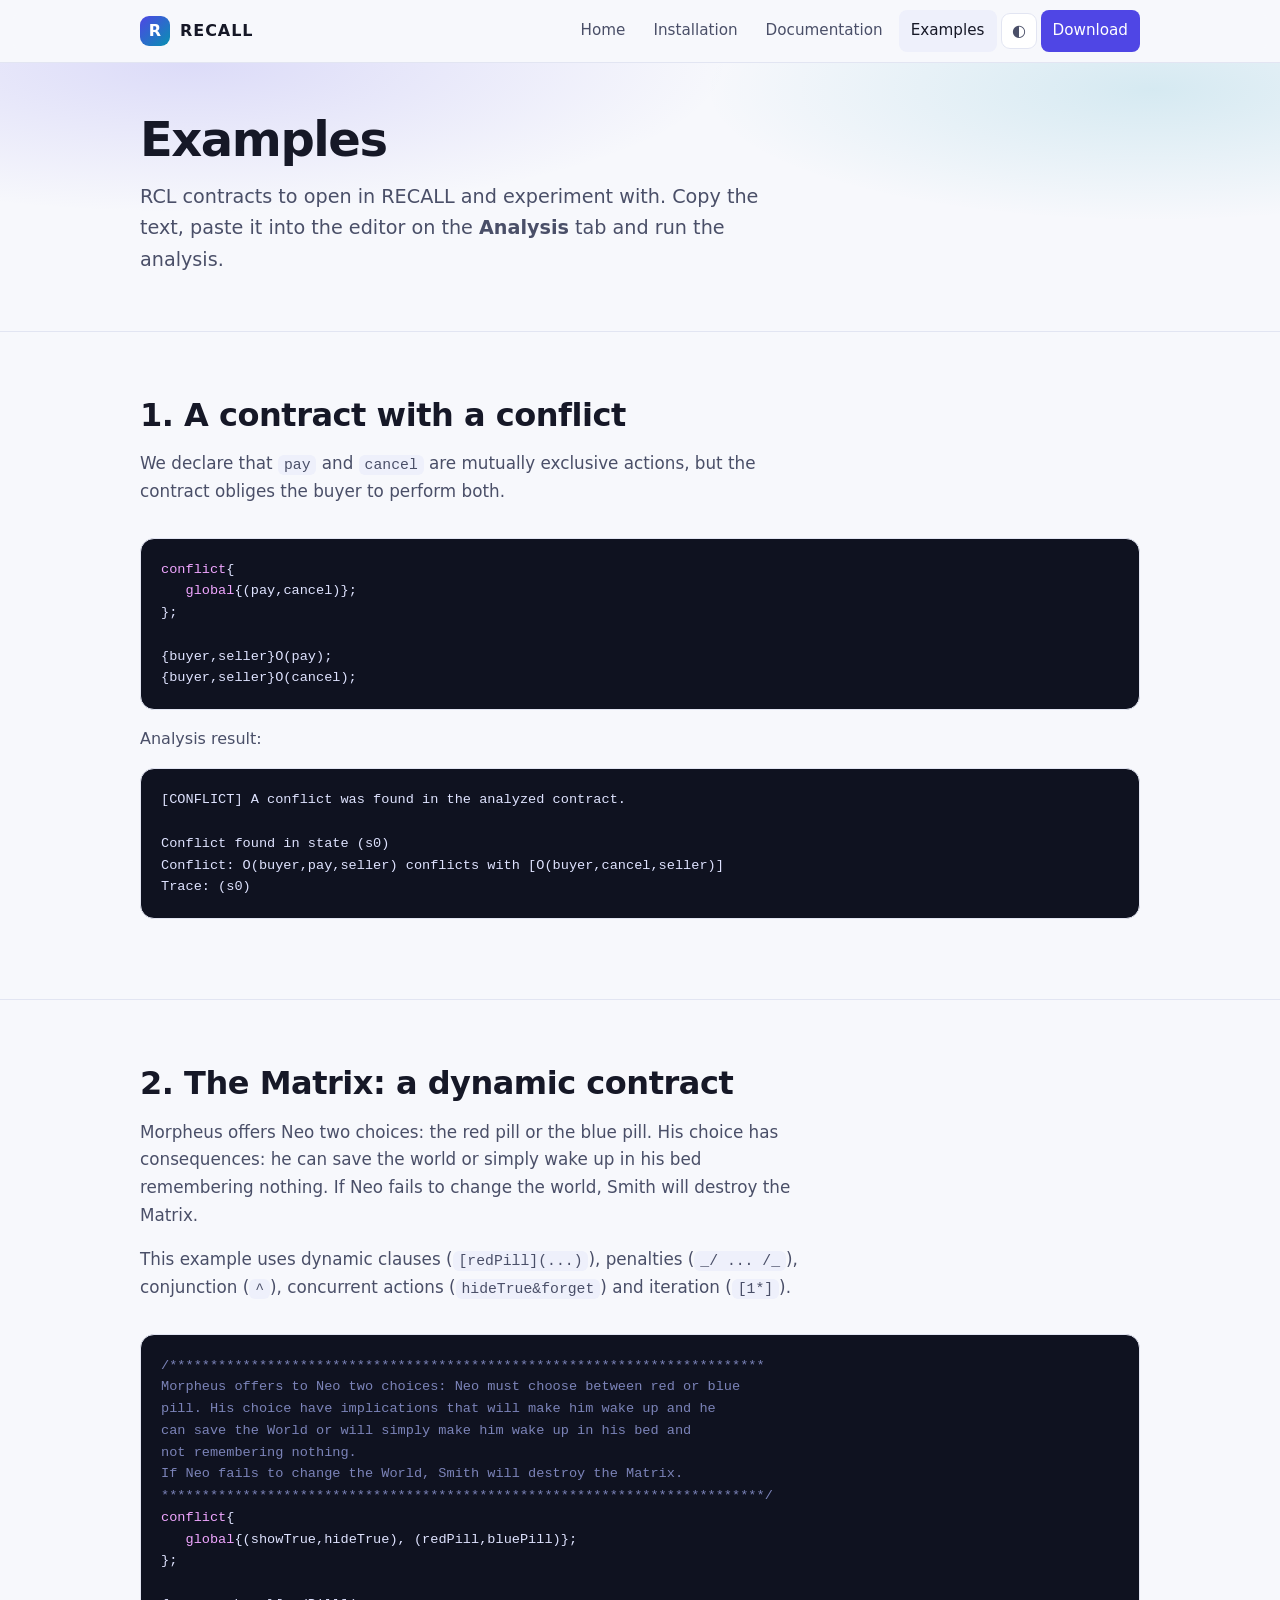
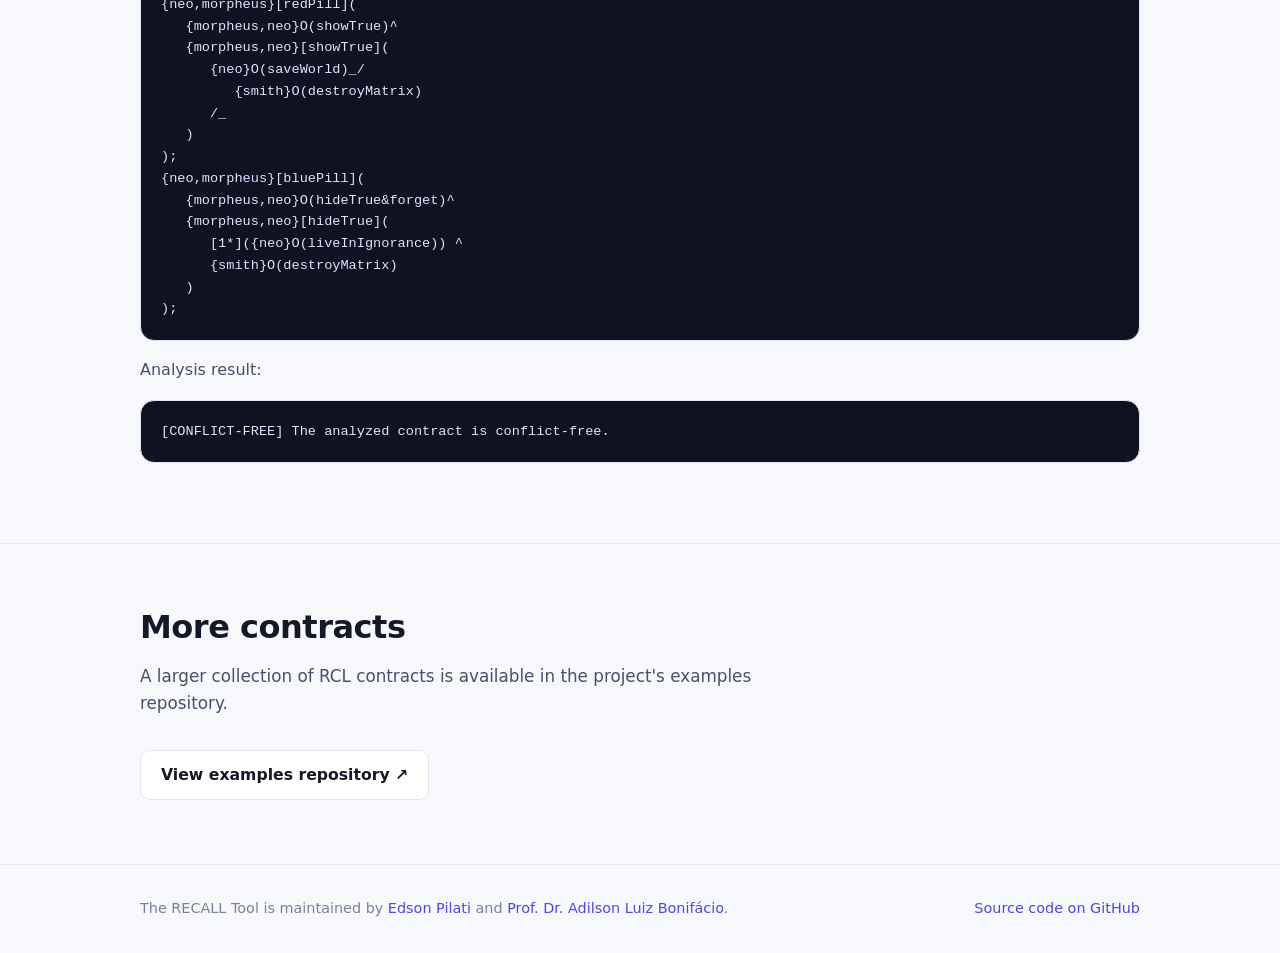
<file: examples.html>
<!DOCTYPE html>
<html lang="en">
<head>
  <meta charset="utf-8">
  <meta name="viewport" content="width=device-width, initial-scale=1">
  <meta name="description" content="Example contracts written in RCL and analysed with RECALL.">
  <title>Examples - RECALL</title>
  <link rel="stylesheet" href="stylesheets/stylesheet.css">
  <script src="javascripts/main.js" defer></script>
</head>
<body>

  <header class="nav">
    <div class="container">
      <a class="brand" href="index.html"><span class="brand-mark">R</span> RECALL</a>
      <button class="icon-btn menu-btn" aria-label="Open menu" aria-expanded="false">☰</button>
      <nav class="nav-links">
        <a href="index.html">Home</a>
        <a href="index.html#installation">Installation</a>
        <a href="documentation.html">Documentation</a>
        <a href="examples.html" aria-current="page">Examples</a>
        <button class="icon-btn" data-theme-toggle aria-label="Toggle theme">◐</button>
        <a class="nav-cta" href="index.html#download">Download</a>
      </nav>
    </div>
  </header>

  <div class="hero" style="padding:48px 0 36px">
    <div class="container">
      <h1 style="font-size:clamp(2rem,5vw,3rem)">Examples</h1>
      <p class="lead">RCL contracts to open in RECALL and experiment with. Copy the text, paste it into the editor on the <strong>Analysis</strong> tab and run the analysis.</p>
    </div>
  </div>

  <main>

    <section>
      <div class="container">
        <div class="section-head">
          <h2>1. A contract with a conflict</h2>
          <p>
            We declare that <code>pay</code> and <code>cancel</code> are mutually exclusive actions, but the contract
            obliges the buyer to perform both.
          </p>
        </div>
<pre class="code"><span class="k">conflict</span>{
   <span class="k">global</span>{(pay,cancel)};
};

{buyer,seller}O(pay);
{buyer,seller}O(cancel);</pre>
        <p>Analysis result:</p>
<pre class="code">[CONFLICT] A conflict was found in the analyzed contract.

Conflict found in state (s0)
Conflict: O(buyer,pay,seller) conflicts with [O(buyer,cancel,seller)]
Trace: (s0)</pre>
      </div>
    </section>

    <section>
      <div class="container">
        <div class="section-head">
          <h2>2. The Matrix: a dynamic contract</h2>
          <p>
            Morpheus offers Neo two choices: the red pill or the blue pill. His choice has consequences:
            he can save the world or simply wake up in his bed remembering nothing.
            If Neo fails to change the world, Smith will destroy the Matrix.
          </p>
          <p>
            This example uses dynamic clauses (<code>[redPill](...)</code>), penalties (<code>_/ ... /_</code>),
            conjunction (<code>^</code>), concurrent actions (<code>hideTrue&amp;forget</code>) and iteration (<code>[1*]</code>).
          </p>
        </div>
<pre class="code"><span class="c">/*************************************************************************
Morpheus offers to Neo two choices: Neo must choose between red or blue
pill. His choice have implications that will make him wake up and he
can save the World or will simply make him wake up in his bed and
not remembering nothing.
If Neo fails to change the World, Smith will destroy the Matrix.
**************************************************************************/</span>
<span class="k">conflict</span>{
   <span class="k">global</span>{(showTrue,hideTrue), (redPill,bluePill)};
};

{neo,morpheus}[redPill](
   {morpheus,neo}O(showTrue)^
   {morpheus,neo}[showTrue](
      {neo}O(saveWorld)_/
         {smith}O(destroyMatrix)
      /_
   )
);
{neo,morpheus}[bluePill](
   {morpheus,neo}O(hideTrue&amp;forget)^
   {morpheus,neo}[hideTrue](
      [1*]({neo}O(liveInIgnorance)) ^
      {smith}O(destroyMatrix)
   )
);</pre>
        <p>Analysis result:</p>
<pre class="code">[CONFLICT-FREE] The analyzed contract is conflict-free.</pre>
      </div>
    </section>

    <section>
      <div class="container">
        <div class="section-head">
          <h2>More contracts</h2>
          <p>A larger collection of RCL contracts is available in the project's examples repository.</p>
        </div>
        <a class="btn" href="https://github.com/recall-site/contracts/" target="_blank" rel="noopener">View examples repository ↗</a>
      </div>
    </section>
  </main>

  <footer>
    <div class="container">
      <p>The RECALL Tool is maintained by <a href="https://github.com/adilsonbonifacio/">Edson Pilati</a> and <a href="mailto:adilsonbonifacio@gmail.com">Prof. Dr. Adilson Luiz Bonifácio</a>.</p>
      <p><a href="https://github.com/adilsonbonifacio/recall-tauri" target="_blank" rel="noopener">Source code on GitHub</a></p>
    </div>
  </footer>

</body>
</html>
</file>
<file: stylesheets/stylesheet.css>
/* ===== Tokens ===== */
:root {
  --bg: #f7f8fc;
  --bg-elev: #ffffff;
  --bg-soft: #eef0fb;
  --ink: #161827;
  --ink-2: #4a4f68;
  --ink-3: #7b8099;
  --line: #e2e5f2;
  --accent: #4f46e5;
  --accent-2: #0891b2;
  --accent-ink: #ffffff;
  --code-bg: #0f1220;
  --code-ink: #dfe3ff;
  --shadow: 0 1px 2px rgba(20, 24, 60, .06), 0 8px 24px rgba(20, 24, 60, .06);
  --radius: 14px;
}

@media (prefers-color-scheme: dark) {
  :root:not([data-theme="light"]) {
    --bg: #0d0f1a;
    --bg-elev: #151829;
    --bg-soft: #1b1f35;
    --ink: #eceefb;
    --ink-2: #b3b8d3;
    --ink-3: #8087a8;
    --line: #262b47;
    --accent: #7c83ff;
    --accent-2: #22d3ee;
    --accent-ink: #0d0f1a;
    --code-bg: #090b14;
    --shadow: 0 1px 2px rgba(0, 0, 0, .4), 0 8px 24px rgba(0, 0, 0, .35);
  }
}

:root[data-theme="dark"] {
  --bg: #0d0f1a;
  --bg-elev: #151829;
  --bg-soft: #1b1f35;
  --ink: #eceefb;
  --ink-2: #b3b8d3;
  --ink-3: #8087a8;
  --line: #262b47;
  --accent: #7c83ff;
  --accent-2: #22d3ee;
  --accent-ink: #0d0f1a;
  --code-bg: #090b14;
  --shadow: 0 1px 2px rgba(0, 0, 0, .4), 0 8px 24px rgba(0, 0, 0, .35);
}

/* ===== Base ===== */
* { box-sizing: border-box; }
html { scroll-behavior: smooth; scroll-padding-top: 80px; }
body {
  margin: 0;
  background: var(--bg);
  color: var(--ink);
  font: 16px/1.65 system-ui, -apple-system, "Segoe UI", Roboto, sans-serif;
  -webkit-font-smoothing: antialiased;
}
a { color: var(--accent); text-decoration: none; }
a:hover { text-decoration: underline; }
img { max-width: 100%; height: auto; }
code, pre, kbd { font-family: ui-monospace, "Cascadia Code", "Fira Code", Consolas, monospace; }
code { font-size: .88em; background: var(--bg-soft); padding: .12em .4em; border-radius: 6px; }
.container { width: 100%; max-width: 1040px; margin: 0 auto; padding: 0 20px; }

h1, h2, h3 { line-height: 1.2; letter-spacing: -.015em; margin: 0 0 .5em; }
h2 { font-size: clamp(1.5rem, 3vw, 2rem); }
h3 { font-size: 1.15rem; }
p { margin: 0 0 1em; color: var(--ink-2); }

/* ===== Nav ===== */
.nav {
  position: sticky; top: 0; z-index: 20;
  background: color-mix(in srgb, var(--bg) 85%, transparent);
  backdrop-filter: blur(10px);
  border-bottom: 1px solid var(--line);
}
.nav .container { display: flex; align-items: center; gap: 20px; height: 62px; }
.brand { display: flex; align-items: center; gap: 10px; font-weight: 800; letter-spacing: .06em; color: var(--ink); }
.brand:hover { text-decoration: none; }
.brand-mark {
  width: 30px; height: 30px; border-radius: 9px; display: grid; place-items: center;
  background: linear-gradient(135deg, var(--accent), var(--accent-2));
  color: #fff; font-weight: 800; font-size: 1rem; letter-spacing: 0;
}
.nav-links { display: flex; gap: 4px; margin-left: auto; align-items: center; }
.nav-links a { color: var(--ink-2); padding: 8px 12px; border-radius: 8px; font-size: .95rem; font-weight: 500; }
.nav-links a:hover { background: var(--bg-soft); text-decoration: none; color: var(--ink); }
.nav-links a[aria-current="page"] { color: var(--ink); background: var(--bg-soft); }
.nav-links .nav-cta { background: var(--accent); color: var(--accent-ink); }
.nav-links .nav-cta:hover { background: var(--accent); filter: brightness(1.1); color: var(--accent-ink); }
.icon-btn {
  border: 1px solid var(--line); background: var(--bg-elev); color: var(--ink-2);
  width: 36px; height: 36px; border-radius: 9px; cursor: pointer; font-size: 1rem;
}
.icon-btn:hover { color: var(--ink); }
.menu-btn { display: none; margin-left: auto; }

/* ===== Hero ===== */
.hero {
  padding: 72px 0 56px;
  background:
    radial-gradient(60% 80% at 15% 0%, color-mix(in srgb, var(--accent) 16%, transparent), transparent 70%),
    radial-gradient(50% 70% at 90% 10%, color-mix(in srgb, var(--accent-2) 14%, transparent), transparent 70%);
  border-bottom: 1px solid var(--line);
}
.eyebrow {
  display: inline-block; padding: 4px 12px; border-radius: 99px; font-size: .8rem; font-weight: 600;
  color: var(--accent); background: color-mix(in srgb, var(--accent) 12%, transparent);
  margin-bottom: 18px;
}
.hero h1 { font-size: clamp(2.4rem, 6vw, 4rem); letter-spacing: -.03em; margin-bottom: .25em; }
.hero h1 span { background: linear-gradient(90deg, var(--accent), var(--accent-2)); -webkit-background-clip: text; background-clip: text; color: transparent; }
.hero .lead { font-size: 1.2rem; max-width: 640px; color: var(--ink-2); }
.hero-actions { display: flex; flex-wrap: wrap; gap: 12px; margin-top: 28px; }
.hero-meta { margin-top: 18px; font-size: .88rem; color: var(--ink-3); }

.btn {
  display: inline-flex; align-items: center; gap: 8px; padding: 11px 20px; border-radius: 10px;
  font-weight: 600; font-size: .98rem; border: 1px solid var(--line); background: var(--bg-elev); color: var(--ink);
  cursor: pointer; transition: transform .15s, box-shadow .15s;
}
.btn:hover { text-decoration: none; transform: translateY(-1px); box-shadow: var(--shadow); }
.btn-primary { background: var(--accent); border-color: var(--accent); color: var(--accent-ink); }

/* ===== Sections ===== */
section { padding: 64px 0; }
section + section { border-top: 1px solid var(--line); }
.section-head { max-width: 680px; margin-bottom: 32px; }
.section-head p { font-size: 1.05rem; }

.grid { display: grid; gap: 16px; }
.grid-3 { grid-template-columns: repeat(auto-fit, minmax(260px, 1fr)); }
.grid-2 { grid-template-columns: repeat(auto-fit, minmax(300px, 1fr)); }

.card {
  background: var(--bg-elev); border: 1px solid var(--line); border-radius: var(--radius);
  padding: 22px; box-shadow: var(--shadow);
}
.card h3 { margin-bottom: .35em; }
.card p:last-child { margin-bottom: 0; }
.card .emoji {
  display: grid; place-items: center; width: 42px; height: 42px; border-radius: 11px; margin-bottom: 14px;
  background: color-mix(in srgb, var(--accent) 12%, transparent); font-size: 1.3rem;
}

/* ===== Downloads ===== */
.os-card { display: flex; flex-direction: column; gap: 6px; }
.os-card.recommended { border-color: var(--accent); box-shadow: 0 0 0 3px color-mix(in srgb, var(--accent) 18%, transparent), var(--shadow); }
.os-head { display: flex; align-items: center; justify-content: space-between; gap: 8px; }
.os-head h3 { margin: 0; }
.badge {
  font-size: .7rem; font-weight: 700; text-transform: uppercase; letter-spacing: .06em;
  padding: 3px 9px; border-radius: 99px; background: var(--accent); color: var(--accent-ink);
}
.os-sub { font-size: .88rem; color: var(--ink-3); margin-bottom: 8px; }
.dl-list { display: flex; flex-direction: column; gap: 8px; margin-top: auto; }
.dl {
  display: flex; align-items: center; justify-content: space-between; gap: 10px;
  padding: 11px 14px; border-radius: 10px; background: var(--bg-soft); color: var(--ink);
  border: 1px solid transparent; font-weight: 600; font-size: .93rem;
}
.dl:hover { text-decoration: none; border-color: var(--accent); }
.dl small { color: var(--ink-3); font-weight: 500; font-size: .8rem; white-space: nowrap; }
.dl.primary { background: var(--accent); color: var(--accent-ink); }
.dl.primary small { color: color-mix(in srgb, var(--accent-ink) 75%, transparent); }
.release-note { margin-top: 20px; font-size: .92rem; color: var(--ink-3); }

/* ===== Steps / callouts ===== */
.steps { counter-reset: step; list-style: none; padding: 0; margin: 0 0 1em; display: grid; gap: 12px; }
.steps li {
  counter-increment: step; position: relative; padding: 14px 16px 14px 56px;
  background: var(--bg-elev); border: 1px solid var(--line); border-radius: 12px; color: var(--ink-2);
}
.steps li::before {
  content: counter(step); position: absolute; left: 14px; top: 13px; width: 28px; height: 28px; border-radius: 50%;
  display: grid; place-items: center; font-weight: 700; font-size: .9rem;
  background: var(--accent); color: var(--accent-ink);
}
.steps strong { color: var(--ink); }

.callout {
  border-left: 4px solid var(--accent-2); background: color-mix(in srgb, var(--accent-2) 9%, transparent);
  padding: 14px 18px; border-radius: 0 10px 10px 0; margin: 16px 0; color: var(--ink-2);
}
.callout p { margin: 0; }
.callout strong { color: var(--ink); }

.path {
  display: inline-block; font-family: ui-monospace, Consolas, monospace; font-size: .9rem;
  background: var(--bg-soft); border: 1px solid var(--line); padding: 6px 12px; border-radius: 8px; color: var(--ink);
}

.tabs { display: flex; gap: 6px; margin: 18px 0 14px; flex-wrap: wrap; }
.tab {
  border: 1px solid var(--line); background: var(--bg-elev); color: var(--ink-2); border-radius: 99px;
  padding: 6px 16px; font-size: .9rem; font-weight: 600; cursor: pointer; font-family: inherit;
}
.tab[aria-selected="true"] { background: var(--accent); border-color: var(--accent); color: var(--accent-ink); }
.tab-panel[hidden] { display: none; }

/* ===== Code ===== */
pre.code {
  background: var(--code-bg); color: var(--code-ink); padding: 20px; border-radius: var(--radius);
  overflow-x: auto; font-size: .85rem; line-height: 1.6; margin: 16px 0; border: 1px solid var(--line);
}
pre.code .c { color: #7b83b8; }
pre.code .k { color: #f0a6ff; }
pre.code .o { color: #5eead4; }

/* ===== Figure ===== */
figure { margin: 0; text-align: center; }
.diagram { width: 100%; height: auto; background: var(--bg-elev); border: 1px solid var(--line); border-radius: var(--radius); padding: 10px; box-shadow: var(--shadow); }
.diagram text { font-family: system-ui, -apple-system, "Segoe UI", Roboto, sans-serif; }
.d-flow path { fill: none; stroke: var(--ink-3); stroke-width: 1.8; stroke-linejoin: round; }
.d-box { fill: var(--bg-soft); stroke: var(--accent); stroke-opacity: .45; stroke-width: 1.5; }
.d-main { fill: var(--accent); stroke: var(--accent); stroke-opacity: 1; }
.d-title { font-size: 14.5px; font-weight: 700; fill: var(--ink); }
.d-sub { font-size: 11.5px; fill: var(--ink-3); }
.d-on-main { fill: var(--accent-ink); }
.d-label { font-size: 12px; font-weight: 600; fill: var(--ink-2); }
.d-tag { font-size: 11px; font-weight: 800; letter-spacing: .14em; fill: var(--accent); }
.d-file { fill: var(--bg); stroke: var(--line); stroke-width: 1.5; }
.d-file-t { font-size: 13.5px; font-weight: 600; fill: var(--ink); }
figcaption { font-size: .88rem; color: var(--ink-3); margin-top: 10px; }

/* ===== Grammar reference ===== */
.gram-group { margin-top: 28px; }
.gram-group h3 { font-size: .8rem; text-transform: uppercase; letter-spacing: .08em; color: var(--accent); margin-bottom: 10px; }
.gram-item {
  display: grid; grid-template-columns: minmax(150px, 220px) 1fr; gap: 16px; align-items: start;
  padding: 12px 16px; background: var(--bg-elev); border: 1px solid var(--line); border-radius: 10px; margin-bottom: 8px;
}
.gram-item code { background: color-mix(in srgb, var(--accent) 12%, transparent); color: var(--accent); font-weight: 700; padding: 4px 8px; justify-self: start; }
.gram-item strong { display: block; color: var(--ink); font-size: .95rem; }
.gram-item span { color: var(--ink-2); font-size: .9rem; }

/* ===== Footer ===== */
footer { border-top: 1px solid var(--line); padding: 32px 0; color: var(--ink-3); font-size: .9rem; }
footer .container { display: flex; flex-wrap: wrap; gap: 12px 32px; justify-content: space-between; }
footer p { margin: 0; color: var(--ink-3); }

/* ===== Responsive ===== */
@media (max-width: 720px) {
  .menu-btn { display: inline-block; }
  .nav-links {
    display: none; position: absolute; top: 62px; left: 0; right: 0; flex-direction: column; align-items: stretch;
    background: var(--bg); border-bottom: 1px solid var(--line); padding: 10px 16px 16px; margin: 0;
  }
  .nav-links.open { display: flex; }
  .hero { padding: 48px 0 40px; }
  section { padding: 44px 0; }
  .gram-item { grid-template-columns: 1fr; gap: 6px; }
}
</file>
